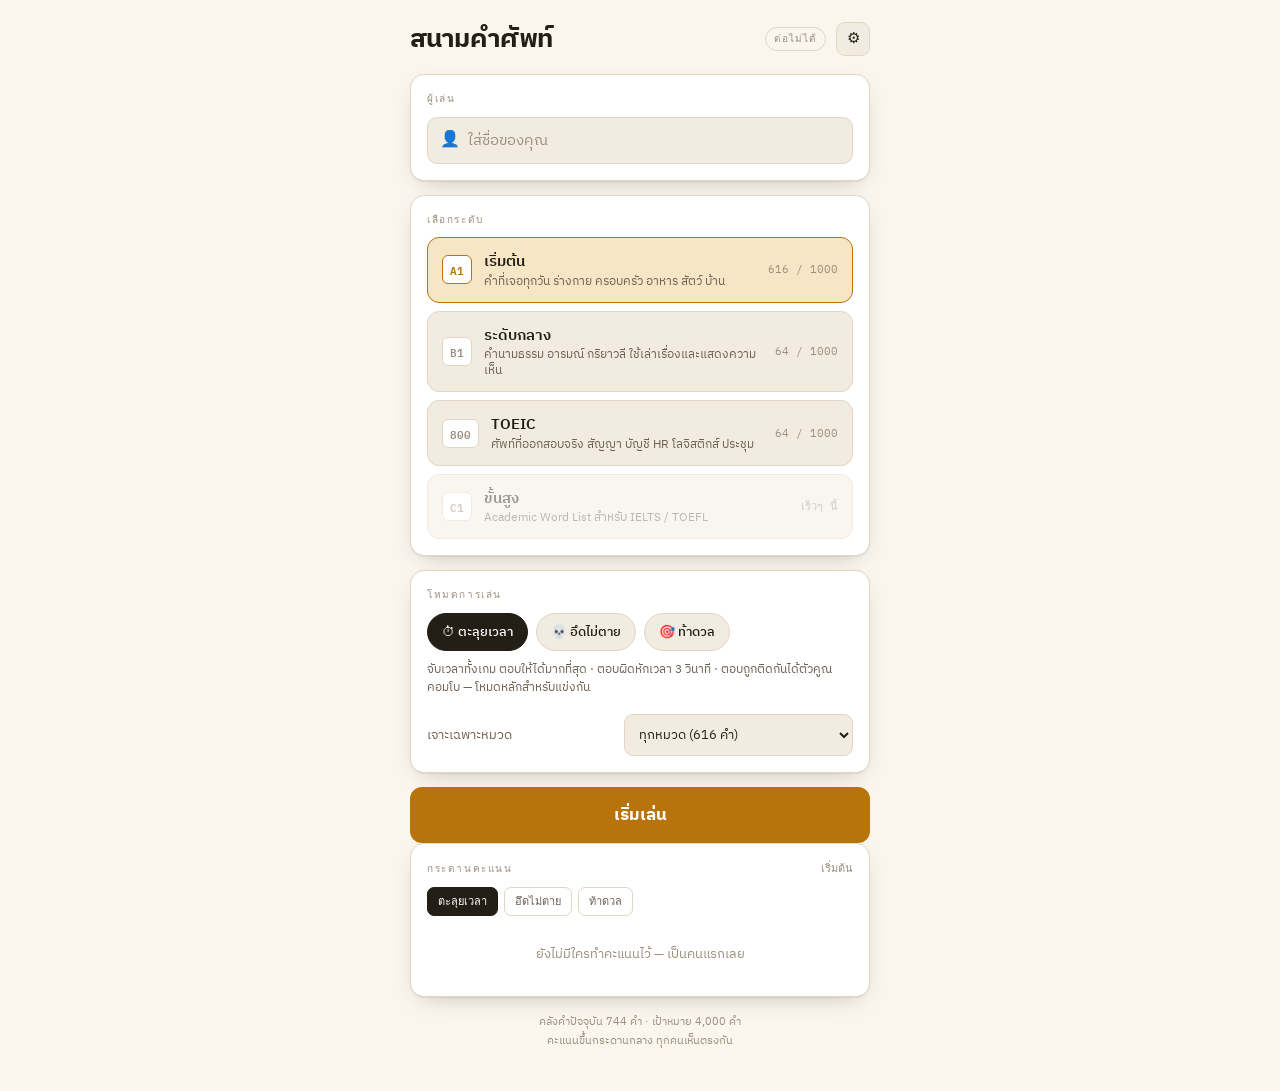
<file: index.html>
<!DOCTYPE html>
<html lang="th">
<head>
<meta charset="utf-8">
<meta name="viewport" content="width=device-width, initial-scale=1, viewport-fit=cover">
<title>สนามคำศัพท์</title>
<meta name="description" content="เกมฝึกคำศัพท์ภาษาอังกฤษ 4 ระดับ พร้อมกระดานคะแนนแข่งกับเพื่อน">
<meta name="theme-color" content="#14110D">
<link rel="icon" href="data:image/svg+xml,<svg xmlns='http://www.w3.org/2000/svg' viewBox='0 0 100 100'><text y='.9em' font-size='90'>🏆</text></svg>">
<link rel="preconnect" href="https://fonts.googleapis.com">
<link rel="preconnect" href="https://fonts.gstatic.com" crossorigin>
<link rel="stylesheet" href="https://fonts.googleapis.com/css2?family=Bricolage+Grotesque:opsz,wght@12..96,500..800&family=IBM+Plex+Mono:wght@400;600&family=IBM+Plex+Sans+Thai:wght@400;500;600;700&display=swap">
<link rel="stylesheet" href="style.css">
</head>
<body>
<div class="app">

<header class="mast">
  <h1>สนามคำศัพท์</h1>
  <div class="right">
    <span class="net" id="net">กำลังเชื่อมต่อ</span>
    <button class="icon" id="gear" title="ตั้งค่า" aria-label="ตั้งค่า">⚙</button>
  </div>
</header>

<!-- ══ ตั้งค่า ══════════════════════════════════════════ -->
<section id="s-set" class="hide">
  <div class="panel">
    <div class="eyebrow">ตั้งค่า</div>
    <div class="row">
      <span>ขนาดตัวอักษร</span>
      <div class="seg" id="seg-size">
        <button data-v="s" aria-pressed="false">เล็ก</button>
        <button data-v="m" aria-pressed="true">กลาง</button>
        <button data-v="l" aria-pressed="false">ใหญ่</button>
      </div>
    </div>
    <div class="row">
      <span>ธีมสี</span>
      <div class="seg" id="seg-theme">
        <button data-v="auto" aria-pressed="true">อัตโนมัติ</button>
        <button data-v="light" aria-pressed="false">สว่าง</button>
        <button data-v="dark" aria-pressed="false">มืด</button>
      </div>
    </div>
    <div class="row">
      <span>เสียงประกอบ</span>
      <button class="sw" id="sw-sound" aria-pressed="true" aria-label="เปิดปิดเสียง"></button>
    </div>
    <div class="row">
      <span>สลับถาม อังกฤษ ↔ ไทย<br><small style="color:var(--tx3)">ยากขึ้น ฝึกนึกคำเอง</small></span>
      <button class="sw" id="sw-rev" aria-pressed="false" aria-label="สลับทิศทางคำถาม"></button>
    </div>
    <div class="row">
      <span>อ่านออกเสียงอัตโนมัติ</span>
      <button class="sw" id="sw-speak" aria-pressed="false" aria-label="อ่านออกเสียงอัตโนมัติ"></button>
    </div>
  </div>

  <div class="panel">
    <div class="eyebrow">เวลาและคะแนน</div>
    <div class="row">
      <span>ตะลุยเวลา — เวลาทั้งเกม</span>
      <div class="seg" id="seg-rush">
        <button data-v="30" aria-pressed="false">30 วิ</button>
        <button data-v="60" aria-pressed="true">60 วิ</button>
        <button data-v="120" aria-pressed="false">2 นาที</button>
      </div>
    </div>
    <div class="row">
      <span>เวลาต่อข้อ (อึดไม่ตาย / ท้าดวล)</span>
      <div class="seg" id="seg-per">
        <button data-v="6" aria-pressed="false">6 วิ</button>
        <button data-v="8" aria-pressed="true">8 วิ</button>
        <button data-v="12" aria-pressed="false">12 วิ</button>
      </div>
    </div>
    <p class="note" style="min-height:0">คะแนนต่อข้อ = (100 + โบนัสความเร็ว) × ตัวคูณคอมโบ<br>
      ตอบภายใน 5 วินาทีได้โบนัสความเร็วสูงสุด 100 · ตอบถูกติดกัน 10 ข้อได้ตัวคูณสูงสุด ×2.0</p>
  </div>

  <button class="ghost" id="set-back">เสร็จแล้ว</button>
</section>

<!-- ══ หน้าแรก ═════════════════════════════════════════ -->
<section id="s-home">
  <div class="panel">
    <div class="eyebrow">ผู้เล่น</div>
    <div class="field"><span>👤</span><input id="name" maxlength="14" placeholder="ใส่ชื่อของคุณ" autocomplete="off"></div>
  </div>

  <div class="panel">
    <div class="eyebrow">เลือกระดับ</div>
    <div class="levels" id="levels"></div>
  </div>

  <div class="panel">
    <div class="eyebrow">โหมดการเล่น</div>
    <div class="chips" id="modes"></div>
    <p class="note" id="modenote"></p>
    <div class="duel hide" id="duelbox">
      <input id="duelcode" maxlength="5" placeholder="รหัสดวล" autocomplete="off">
      <button id="newcode">สุ่มใหม่</button>
    </div>
    <div class="row">
      <span>เจาะเฉพาะหมวด</span>
      <select id="cat"><option value="">ทุกหมวด</option></select>
    </div>
  </div>

  <button class="go" id="start">เริ่มเล่น</button>

  <div class="panel">
    <div class="eyebrow"><span>กระดานคะแนน</span><em id="lbwho"></em></div>
    <div class="tabs" id="lbtabs"></div>
    <div id="lblist"></div>
  </div>

  <p class="foot" id="foot"></p>
</section>

<!-- ══ เล่นเกม ═════════════════════════════════════════ -->
<section id="s-play" class="hide">
  <div class="panel">
    <div class="hud">
      <div class="dial">
        <svg width="52" height="52" viewBox="0 0 52 52" aria-hidden="true">
          <circle cx="26" cy="26" r="22" fill="none" stroke="var(--line)" stroke-width="4"></circle>
          <circle id="arc" cx="26" cy="26" r="22" fill="none" stroke="var(--gold)" stroke-width="4"
                  stroke-linecap="round" stroke-dasharray="138.2" stroke-dashoffset="0"></circle>
        </svg>
        <div class="val mono" id="clock">60</div>
      </div>
      <div>
        <div class="who"><span id="whoname">—</span><span class="streak hide" id="streak"></span></div>
        <div class="score mono" id="score">0</div>
      </div>
      <div class="qcount" id="qcount"></div>
    </div>
  </div>

  <div class="card" style="margin-top:14px">
    <span class="tag" id="tag">—</span>
    <div class="word" id="word">—</div>
    <div class="phon mono" id="phon"></div>
    <button class="say" id="say" title="ฟังเสียงอ่าน" aria-label="ฟังเสียงอ่าน">🔊</button>
    <div class="dir" id="dir"></div>
  </div>

  <div class="answers" id="answers"></div>
  <button class="ghost" id="quit">จบเกม &amp; บันทึกคะแนน</button>
</section>

<!-- ══ ผลลัพธ์ ═════════════════════════════════════════ -->
<section id="s-done" class="hide">
  <div class="card">
    <div class="eyebrow" style="justify-content:center" id="r-reason">จบเกม</div>
    <div class="big mono" id="r-score">0</div>
    <div style="font-size:13px; color:var(--tx2); margin-top:6px" id="r-line">—</div>
    <div class="stats">
      <div><b class="mono" id="r-correct">0</b><span>ตอบถูก</span></div>
      <div><b class="mono" id="r-acc">0%</b><span>ความแม่นยำ</span></div>
      <div><b class="mono" id="r-streak">0</b><span>คอมโบสูงสุด</span></div>
    </div>
  </div>

  <div class="panel hide" id="r-duel" style="text-align:center">
    <div class="eyebrow" style="justify-content:center">ส่งรหัสนี้ให้เพื่อนเล่นชุดคำเดียวกัน</div>
    <div class="code" id="r-code">—</div>
    <button class="ghost" id="share">คัดลอกคำท้าดวล</button>
  </div>

  <div class="panel hide" id="r-miss">
    <div class="eyebrow">คำที่ตอบผิด</div>
    <div id="r-misslist"></div>
  </div>

  <div class="panel">
    <div class="eyebrow" id="r-lbhead">กระดานคะแนน</div>
    <div id="r-lblist"></div>
  </div>

  <button class="go" id="again">เล่นอีกครั้ง</button>
  <button class="ghost" id="home">กลับหน้าแรก</button>
</section>

</div>

<script src="config.js"></script>
<script src="app.js"></script>
</body>
</html>
</file>
<file: style.css>
/* ═══ สนามคำศัพท์ — สไตล์ ═══════════════════════════════ */

:root{
  --ink:#FAF6EE; --surf:#FFFFFF; --surf2:#F2ECE0; --line:#E0D6C4;
  --tx:#241E17; --tx2:#6E6153; --tx3:#9C8E7D;
  --gold:#B8730A; --gold-soft:#F6E6C6; --on-gold:#FFFFFF;
  --jade:#0E7A5C; --jade-soft:#D7EFE5;
  --brick:#B33A25; --brick-soft:#F8DED7;
  --shadow:0 1px 0 rgba(36,30,23,.05), 0 8px 24px -12px rgba(36,30,23,.35);
  --ring:0 0 0 3px rgba(184,115,10,.32);
  --scale:1;
}
@media (prefers-color-scheme:dark){
  :root:not([data-theme="light"]){
    --ink:#14110D; --surf:#1E1913; --surf2:#2A231B; --line:#3A3126;
    --tx:#F6EFE2; --tx2:#B0A18D; --tx3:#7E7264;
    --gold:#F0A81E; --gold-soft:#3B2C0F; --on-gold:#1A1206;
    --jade:#42C79A; --jade-soft:#12312A;
    --brick:#F0765A; --brick-soft:#3A1C16;
    --shadow:0 1px 0 rgba(255,255,255,.03), 0 14px 30px -16px rgba(0,0,0,.8);
    --ring:0 0 0 3px rgba(240,168,30,.3);
  }
}
:root[data-theme="dark"]{
  --ink:#14110D; --surf:#1E1913; --surf2:#2A231B; --line:#3A3126;
  --tx:#F6EFE2; --tx2:#B0A18D; --tx3:#7E7264;
  --gold:#F0A81E; --gold-soft:#3B2C0F; --on-gold:#1A1206;
  --jade:#42C79A; --jade-soft:#12312A;
  --brick:#F0765A; --brick-soft:#3A1C16;
  --shadow:0 1px 0 rgba(255,255,255,.03), 0 14px 30px -16px rgba(0,0,0,.8);
  --ring:0 0 0 3px rgba(240,168,30,.3);
}
/* ขนาดตัวอักษร ผู้เล่นเลือกได้ในหน้าตั้งค่า */
:root[data-size="s"]{--scale:.9}
:root[data-size="l"]{--scale:1.14}

*{box-sizing:border-box}
html{-webkit-text-size-adjust:100%}
body{
  margin:0; background:var(--ink); color:var(--tx);
  font-family:"IBM Plex Sans Thai","Segoe UI",Tahoma,sans-serif;
  font-size:calc(15px * var(--scale)); line-height:1.55;
  padding:22px 16px calc(40px + env(safe-area-inset-bottom));
  display:flex; justify-content:center;
}
.app{width:100%; max-width:460px; display:flex; flex-direction:column; gap:18px}
h1,h2{font-family:"Bricolage Grotesque","IBM Plex Sans Thai",sans-serif; margin:0; text-wrap:balance; font-weight:700}
.mono{font-family:"IBM Plex Mono",ui-monospace,monospace; font-variant-numeric:tabular-nums}
button{font:inherit; color:inherit; cursor:pointer}
:focus-visible{outline:none; box-shadow:var(--ring)}
.hide{display:none!important}

/* ── หัวเรื่อง ─────────────────────────────────────────── */
.mast{display:flex; align-items:center; justify-content:space-between; gap:12px}
.mast h1{font-size:calc(26px * var(--scale)); letter-spacing:-.02em; line-height:1.1}
.mast .right{display:flex; align-items:center; gap:10px}
.net{font-family:"IBM Plex Mono",monospace; font-size:10px; letter-spacing:.1em;
  padding:3px 8px; border-radius:999px; border:1px solid var(--line); color:var(--tx3); white-space:nowrap}
.net.on{color:var(--jade); border-color:var(--jade)}
.net.off{color:var(--tx3)}
.icon{background:var(--surf2); border:1px solid var(--line); border-radius:9px;
  width:34px; height:34px; display:grid; place-items:center; font-size:15px; flex:none; transition:.15s}
.icon:hover{border-color:var(--tx3)}

/* ── กล่อง ─────────────────────────────────────────────── */
.panel{background:var(--surf); border:1px solid var(--line); border-radius:14px; padding:16px; box-shadow:var(--shadow)}
.panel + .panel{margin-top:14px}
.eyebrow{font-family:"IBM Plex Mono",monospace; font-size:10px; letter-spacing:.16em;
  text-transform:uppercase; color:var(--tx3); margin-bottom:10px;
  display:flex; justify-content:space-between; align-items:center; gap:8px}
.eyebrow em{font-style:normal; text-transform:none; letter-spacing:0; font-size:11px}

/* ── ช่องกรอกชื่อ ──────────────────────────────────────── */
.field{display:flex; gap:8px; align-items:center; background:var(--surf2);
  border:1px solid var(--line); border-radius:10px; padding:0 12px}
.field span{font-size:16px}
.field input{flex:1; min-width:0; background:none; border:0; outline:none; color:var(--tx);
  font:inherit; font-weight:600; padding:11px 0}
.field input::placeholder{color:var(--tx3); font-weight:400}

/* ── การ์ดระดับ ────────────────────────────────────────── */
.levels{display:flex; flex-direction:column; gap:8px}
.lv{display:grid; grid-template-columns:auto 1fr auto; gap:12px; align-items:center;
  background:var(--surf2); border:1px solid var(--line); border-radius:12px; padding:12px 14px;
  text-align:left; transition:border-color .15s, background .15s, transform .1s}
.lv:hover:not([disabled]){transform:translateY(-1px)}
.lv[aria-pressed="true"]{border-color:var(--gold); background:var(--gold-soft)}
.lv[disabled]{opacity:.45; cursor:not-allowed}
.lv .tier{font-family:"IBM Plex Mono",monospace; font-size:11px; font-weight:600; color:var(--tx3);
  border:1px solid var(--line); border-radius:6px; padding:5px 7px; background:var(--surf)}
.lv[aria-pressed="true"] .tier{color:var(--gold); border-color:var(--gold)}
.lv>span:nth-child(2){min-width:0}
.lv b{display:block; font-size:calc(15px * var(--scale)); font-weight:600}
.lv small{display:block; color:var(--tx2); font-size:calc(12px * var(--scale)); line-height:1.35}
.lv .count{font-family:"IBM Plex Mono",monospace; font-size:11px; color:var(--tx3); white-space:nowrap}

/* ── ชิปโหมด ───────────────────────────────────────────── */
.chips{display:flex; gap:8px; flex-wrap:wrap}
.chip{background:var(--surf2); border:1px solid var(--line); border-radius:999px;
  padding:8px 14px; font-size:calc(13px * var(--scale)); font-weight:500; transition:.15s}
.chip[aria-pressed="true"]{background:var(--tx); color:var(--surf); border-color:var(--tx)}
.note{font-size:calc(12px * var(--scale)); color:var(--tx2); margin:10px 0 0; min-height:3.4em}

/* ── แถวสวิตช์ / เลือก ─────────────────────────────────── */
.row{display:flex; align-items:center; justify-content:space-between;
  gap:10px; margin-top:12px; font-size:calc(13px * var(--scale)); color:var(--tx2)}
.row:first-child{margin-top:0}
.sw{width:42px; height:24px; border-radius:999px; background:var(--line);
  border:0; position:relative; transition:.18s; flex:none}
.sw::after{content:""; position:absolute; top:3px; left:3px; width:18px; height:18px;
  border-radius:50%; background:var(--surf); transition:.18s}
.sw[aria-pressed="true"]{background:var(--gold)}
.sw[aria-pressed="true"]::after{left:21px; background:#fff}
select{background:var(--surf2); color:var(--tx); border:1px solid var(--line);
  border-radius:9px; padding:8px 10px; font:inherit; font-size:calc(13px * var(--scale)); max-width:58%}
.seg{display:flex; border:1px solid var(--line); border-radius:9px; overflow:hidden; flex:none}
.seg button{background:var(--surf2); border:0; padding:7px 13px; font-size:12px; font-weight:600; transition:.15s}
.seg button + button{border-left:1px solid var(--line)}
.seg button[aria-pressed="true"]{background:var(--tx); color:var(--surf)}

/* ── ปุ่มหลัก ──────────────────────────────────────────── */
.go{width:100%; border:0; border-radius:12px; padding:15px; background:var(--gold); color:var(--on-gold);
  font-family:"Bricolage Grotesque","IBM Plex Sans Thai",sans-serif; font-weight:700;
  font-size:calc(17px * var(--scale)); transition:.15s; margin-top:14px}
.go:hover{filter:brightness(1.06)}
.go[disabled]{opacity:.5; cursor:not-allowed; filter:none}
.ghost{width:100%; background:var(--surf2); border:1px solid var(--line); border-radius:12px;
  padding:13px; font-weight:600; font-size:calc(15px * var(--scale)); transition:.15s; margin-top:9px}
.ghost:hover{border-color:var(--tx3)}

/* ── แถบสถานะระหว่างเล่น ───────────────────────────────── */
.hud{display:grid; grid-template-columns:52px 1fr auto; gap:14px; align-items:center}
.dial{position:relative; width:52px; height:52px; flex:none}
.dial svg{transform:rotate(-90deg)}
.dial .val{position:absolute; inset:0; display:grid; place-items:center;
  font-family:"IBM Plex Mono",monospace; font-size:15px; font-weight:600}
.who{font-size:calc(12px * var(--scale)); color:var(--tx2); display:flex;
  align-items:center; gap:6px; flex-wrap:wrap}
.score{font-family:"IBM Plex Mono",monospace; font-size:calc(24px * var(--scale));
  font-weight:600; letter-spacing:-.02em; line-height:1.15}
.streak{font-family:"IBM Plex Mono",monospace; font-size:11px; font-weight:600;
  color:var(--gold); background:var(--gold-soft); border-radius:999px; padding:3px 8px}
.qcount{font-family:"IBM Plex Mono",monospace; font-size:11px; color:var(--tx3); text-align:right}

/* ── การ์ดคำถาม ────────────────────────────────────────── */
.card{background:var(--surf); border:1px solid var(--line); border-radius:16px;
  padding:22px 18px; text-align:center; box-shadow:var(--shadow)}
.tag{display:inline-block; font-family:"IBM Plex Mono",monospace; font-size:10px;
  letter-spacing:.12em; color:var(--tx3); border:1px solid var(--line);
  border-radius:999px; padding:3px 10px; margin-bottom:14px}
.word{font-family:"Bricolage Grotesque","IBM Plex Sans Thai",sans-serif;
  font-size:calc(38px * var(--scale)); font-weight:700; letter-spacing:-.03em;
  line-height:1.12; word-break:break-word}
.word.th{font-family:"IBM Plex Sans Thai",sans-serif; font-size:calc(31px * var(--scale)); font-weight:600}
.phon{font-family:"IBM Plex Mono",monospace; font-size:calc(13px * var(--scale)); color:var(--gold); margin-top:8px}
.say{background:none; border:1px solid var(--line); border-radius:999px;
  width:34px; height:34px; margin-top:12px; font-size:14px; line-height:1; transition:.15s}
.say:hover{border-color:var(--gold); color:var(--gold)}
.dir{font-size:calc(11px * var(--scale)); color:var(--tx3); margin-top:10px}

/* ── ตัวเลือกคำตอบ ─────────────────────────────────────── */
.answers{display:flex; flex-direction:column; gap:9px; margin-top:12px}
.ans{display:grid; grid-template-columns:auto 1fr; gap:11px; align-items:center; text-align:left;
  background:var(--surf); border:1px solid var(--line); border-radius:12px; padding:14px;
  font-size:calc(16px * var(--scale)); font-weight:500;
  transition:border-color .12s, background .12s, transform .08s}
.ans:hover:not(:disabled){border-color:var(--tx3)}
.ans:active:not(:disabled){transform:scale(.99)}
.ans .k{font-family:"IBM Plex Mono",monospace; font-size:11px; color:var(--tx3);
  border:1px solid var(--line); border-radius:5px; width:22px; height:22px;
  display:grid; place-items:center; flex:none}
.ans.good{background:var(--jade-soft); border-color:var(--jade); color:var(--jade)}
.ans.good .k{border-color:var(--jade); color:var(--jade)}
.ans.bad{background:var(--brick-soft); border-color:var(--brick); color:var(--brick)}
.ans.bad .k{border-color:var(--brick); color:var(--brick)}
.ans:disabled{cursor:default}

.pop{position:fixed; left:50%; top:26%; transform:translateX(-50%);
  font-family:"IBM Plex Mono",monospace; font-weight:600; font-size:22px;
  pointer-events:none; animation:rise .75s ease-out forwards; z-index:20}
@keyframes rise{0%{opacity:0;transform:translate(-50%,8px) scale(.9)}
  25%{opacity:1}100%{opacity:0;transform:translate(-50%,-34px)}}
@media (prefers-reduced-motion:reduce){*{animation:none!important; transition:none!important}}

/* ── หน้าผลลัพธ์ ───────────────────────────────────────── */
.big{font-family:"IBM Plex Mono",monospace; font-size:calc(56px * var(--scale));
  font-weight:600; letter-spacing:-.04em; line-height:1}
.stats{display:grid; grid-template-columns:repeat(3,1fr); gap:1px; background:var(--line);
  border:1px solid var(--line); border-radius:12px; overflow:hidden; margin-top:16px}
.stats div{background:var(--surf); padding:11px 8px; text-align:center}
.stats b{display:block; font-family:"IBM Plex Mono",monospace; font-size:calc(18px * var(--scale)); font-weight:600}
.stats span{font-size:11px; color:var(--tx3)}

/* ── กระดานคะแนน ───────────────────────────────────────── */
.lbrow{display:grid; grid-template-columns:26px 1fr auto; gap:10px; align-items:center;
  padding:9px 0; border-bottom:1px solid var(--line); font-size:calc(14px * var(--scale))}
.lbrow:last-child{border-bottom:0}
.lbrow .rk{font-family:"IBM Plex Mono",monospace; font-size:12px; color:var(--tx3); text-align:center}
.lbrow.me{color:var(--gold); font-weight:600}
.lbrow.me .rk{color:var(--gold)}
.lbrow .pts{font-family:"IBM Plex Mono",monospace; font-weight:600}
.lbrow .meta{font-size:11px; color:var(--tx3); font-weight:400}
.empty{color:var(--tx3); font-size:calc(13px * var(--scale)); text-align:center; padding:16px 0; margin:0}
.tabs{display:flex; gap:6px; margin-bottom:12px; flex-wrap:wrap}
.tab{font-family:"IBM Plex Mono",monospace; font-size:11px; padding:5px 10px;
  border-radius:7px; border:1px solid var(--line); background:none; color:var(--tx2)}
.tab[aria-pressed="true"]{background:var(--tx); border-color:var(--tx); color:var(--surf)}

/* ── รหัสท้าดวล ────────────────────────────────────────── */
.duel{display:flex; gap:8px; align-items:center; margin-top:12px}
.duel input{flex:1; min-width:0; background:var(--surf2); border:1px solid var(--line);
  border-radius:10px; padding:10px 12px; font-family:"IBM Plex Mono",monospace;
  font-size:calc(15px * var(--scale)); letter-spacing:.24em; text-transform:uppercase;
  color:var(--tx); outline:none}
.duel button{background:var(--surf2); border:1px solid var(--line); border-radius:10px;
  padding:10px 14px; font-size:calc(13px * var(--scale)); font-weight:600; white-space:nowrap}
.code{font-family:"IBM Plex Mono",monospace; font-size:calc(28px * var(--scale));
  font-weight:600; letter-spacing:.28em; color:var(--gold)}

.foot{font-size:11px; color:var(--tx3); text-align:center; line-height:1.7; margin:16px 0 0}
.toast{position:fixed; left:50%; bottom:22px; transform:translateX(-50%);
  background:var(--tx); color:var(--surf); padding:10px 16px; border-radius:10px;
  font-size:13px; z-index:30; animation:fade 2.4s ease forwards; max-width:90vw}
@keyframes fade{0%{opacity:0;transform:translate(-50%,8px)}12%,80%{opacity:1;transform:translate(-50%,0)}100%{opacity:0}}
</file>
